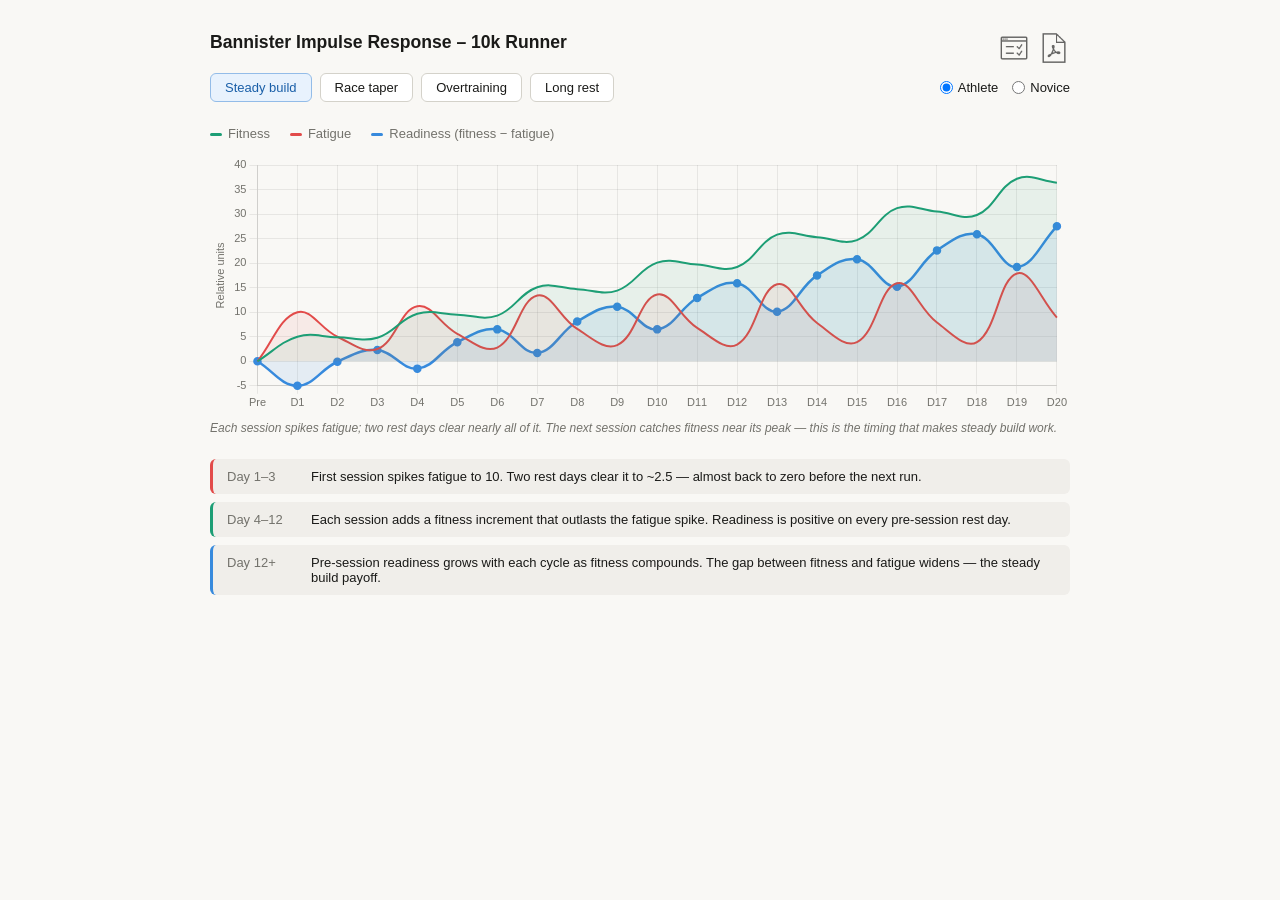
<file: index.html>
<!DOCTYPE html>
<html lang="en">
<head>
  <meta charset="UTF-8">
  <meta name="viewport" content="width=device-width, initial-scale=1.0">
  <title>Bannister Impulse Response – 10k Runner</title>
  <link rel="stylesheet" href="css/style.css">
  <link rel="icon" type="image/png" href="img/app.png">
</head>
<body>
  <div class="page-wrap">
    <div class="test-links">
      <a href="test/index.html"><img src="img/test.png" alt="Run tests"></a>
      <a href="doc/SystemsModelEffectTraining.pdf"><img src="img/pdf.png" alt="Calvert et al. 1976"></a>
    </div>
    <h2>Bannister Impulse Response – 10k Runner</h2>

    <div class="bir-wrap">
      <div class="bir-scenario">
        <button class="bir-btn active" onclick="setScenario('steady')">Steady build</button>
        <button class="bir-btn" onclick="setScenario('taper')">Race taper</button>
        <button class="bir-btn" onclick="setScenario('overreach')">Overtraining</button>
        <button class="bir-btn" onclick="setScenario('rest')">Long rest</button>
        <div class="bir-profile">
          <label class="bir-profile-label"><input type="radio" name="profile" value="athlete" checked onchange="setProfile(this.value)"> Athlete</label>
          <label class="bir-profile-label"><input type="radio" name="profile" value="novice"  onchange="setProfile(this.value)"> Novice</label>
        </div>
      </div>

      <div class="bir-legend">
        <span><span class="bir-dot bir-dot--fit"></span>Fitness</span>
        <span><span class="bir-dot bir-dot--fat"></span>Fatigue</span>
        <span><span class="bir-dot bir-dot--perf"></span>Readiness (fitness − fatigue)</span>
      </div>

      <div class="chart-container">
        <canvas id="birChart"></canvas>
      </div>
      <p class="bir-annotation" id="birNote">Fitness builds slowly over weeks. Fatigue spikes fast then clears within days.</p>

      <div class="bir-events" id="birEvents"></div>
    </div>
  </div>

  <script src="lib/chart.umd.min.js"></script>
  <script type="module" src="js/bir.js"></script>
</body>
</html>
</file>
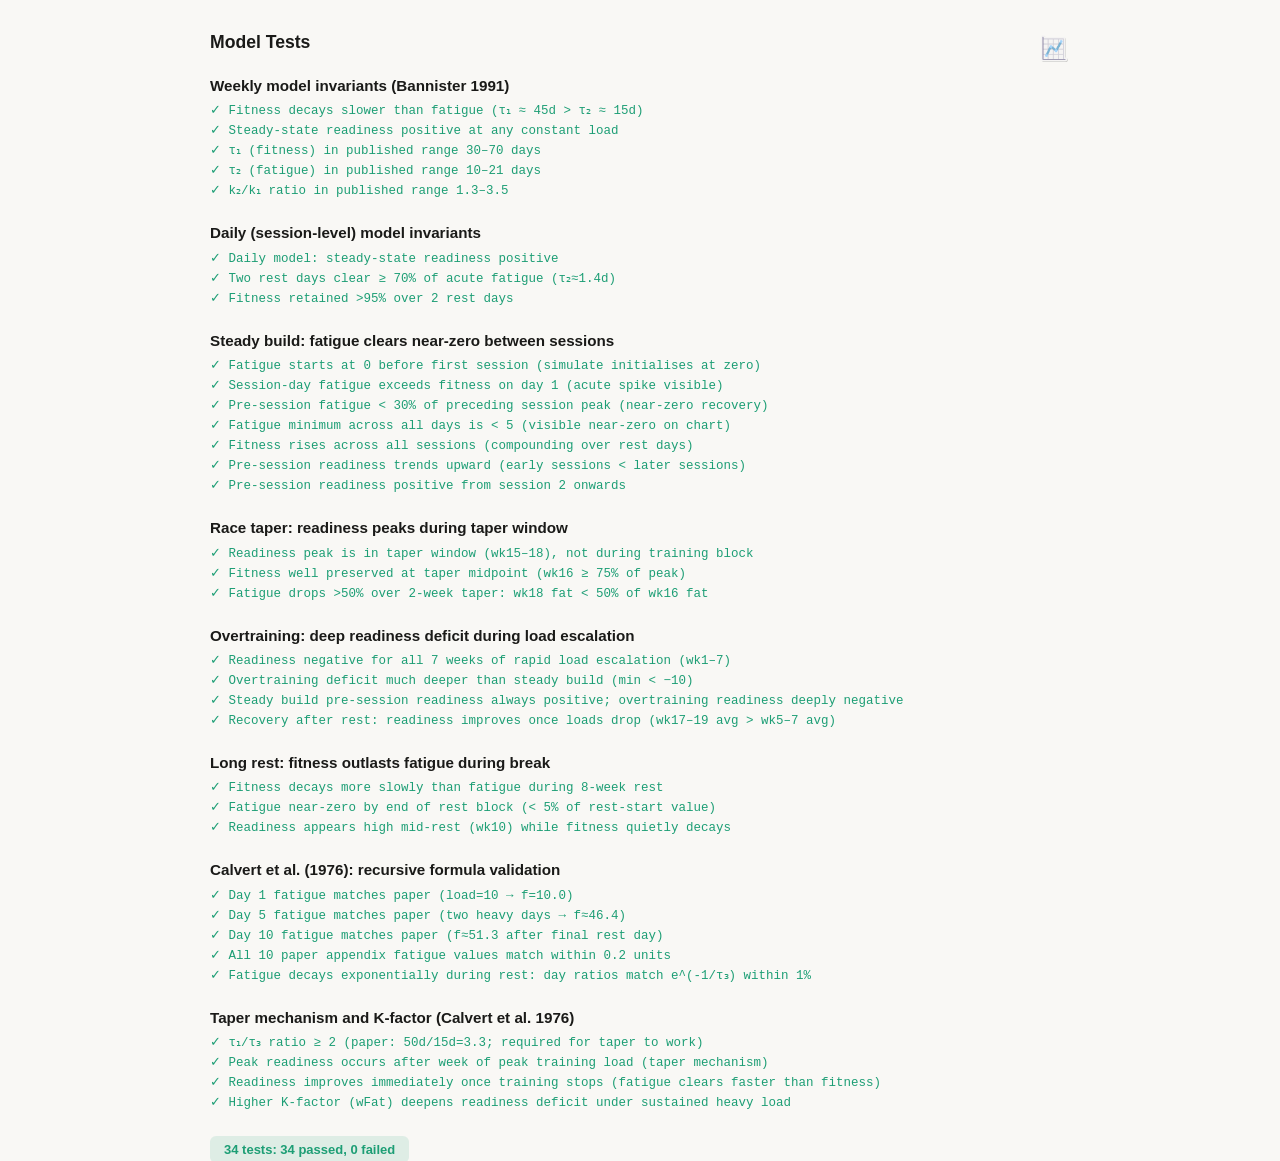
<file: test/index.html>
<!DOCTYPE html>
<html lang="en">
<head>
  <meta charset="UTF-8">
  <meta name="viewport" content="width=device-width, initial-scale=1.0">
  <title>BIR – Model Tests</title>
  <link rel="stylesheet" href="../css/style.css">
</head>
<body>
  <div class="page-wrap">
    <div class="test-links">
      <a href="../index.html"><img src="../img/app.png" alt="Back to app"></a>
    </div>
    <h2>Model Tests</h2>
    <div id="test-results"></div>
  </div>
  <script type="module" src="test.js"></script>
</body>
</html>
</file>
<file: css/style.css>
*, *::before, *::after { box-sizing: border-box; margin: 0; padding: 0; }

body {
  font-family: -apple-system, BlinkMacSystemFont, "Segoe UI", Roboto, sans-serif;
  background: #f9f8f5;
  color: #1a1a18;
  padding: 2rem 1rem;
}

@media (prefers-color-scheme: dark) {
  body { background: #1a1918; color: #e0ded4; }
}

.page-wrap {
  max-width: 860px;
  margin: 0 auto;
  position: relative;
}

.test-links {
  position: absolute;
  top: 0;
  right: 0;
  display: flex;
  gap: 8px;
}

.test-links img {
  display: block;
  width: 32px;
  height: 32px;
  opacity: 0.6;
  transition: opacity .15s;
}

.test-links a:hover img { opacity: 1; }

h2 {
  font-size: 1.1rem;
  font-weight: 600;
  margin-bottom: 1.25rem;
  color: inherit;
}

.bir-wrap { padding: 0; }

.bir-scenario {
  display: flex;
  gap: 8px;
  flex-wrap: wrap;
  margin-bottom: 1.5rem;
}

.bir-btn {
  padding: 6px 14px;
  font-size: 13px;
  border: 1px solid #d4d2ca;
  border-radius: 6px;
  background: #fff;
  color: #1a1a18;
  cursor: pointer;
  transition: background .15s;
}
.bir-btn:hover { background: #f0eeea; }
.bir-btn.active {
  background: #e8f2fd;
  color: #1a5fa8;
  border-color: #93bce8;
}

@media (prefers-color-scheme: dark) {
  .bir-btn { background: #2a2926; color: #e0ded4; border-color: #3a3836; }
  .bir-btn:hover { background: #333230; }
  .bir-btn.active { background: #1a3050; color: #7ab4e8; border-color: #2d5a8e; }
}

.bir-profile {
  margin-left: auto;
  display: flex;
  gap: 14px;
  align-items: center;
}

.bir-profile-label {
  display: flex;
  align-items: center;
  gap: 5px;
  font-size: 13px;
  color: #1a1a18;
  cursor: pointer;
  white-space: nowrap;
}

@media (prefers-color-scheme: dark) {
  .bir-profile-label { color: #e0ded4; }
}

.bir-legend {
  display: flex;
  gap: 20px;
  flex-wrap: wrap;
  margin-bottom: 0.75rem;
  font-size: 13px;
  color: #73726c;
  align-items: center;
}

@media (prefers-color-scheme: dark) {
  .bir-legend { color: #9c9a92; }
}

.bir-dot {
  display: inline-block;
  width: 12px;
  height: 3px;
  border-radius: 2px;
  margin-right: 6px;
  vertical-align: middle;
}

.chart-container {
  position: relative;
  width: 100%;
  height: 260px;
}

canvas#birChart { display: block; }

.bir-dot--fit  { background: #1D9E75; }
.bir-dot--fat  { background: #E24B4A; }
.bir-dot--perf { background: #378ADD; }

.bir-annotation {
  font-size: 12px;
  color: #73726c;
  margin-top: 0.5rem;
  font-style: italic;
}

@media (prefers-color-scheme: dark) {
  .bir-annotation { color: #9c9a92; }
}

.bir-events {
  margin-top: 1.5rem;
  display: grid;
  gap: 8px;
}

.bir-event {
  display: flex;
  align-items: flex-start;
  gap: 12px;
  padding: 10px 14px;
  background: #f0eeea;
  border-radius: 6px;
  border-left: 3px solid transparent;
  font-size: 13px;
}

@media (prefers-color-scheme: dark) {
  .bir-event { background: #242220; }
}

.bir-event.fit  { border-left-color: #1D9E75; }
.bir-event.fat  { border-left-color: #E24B4A; }
.bir-event.perf { border-left-color: #378ADD; }

.bir-event-week {
  font-weight: 500;
  min-width: 72px;
  color: #73726c;
  white-space: nowrap;
}

@media (prefers-color-scheme: dark) {
  .bir-event-week { color: #9c9a92; }
}

/* ── Test runner ─────────────────────────────────────────────────────────── */

.test-section {
  font-size: 0.95rem;
  font-weight: 600;
  margin: 1.5rem 0 0.4rem;
  color: inherit;
}

.test-result {
  font-family: ui-monospace, "SFMono-Regular", Menlo, monospace;
  font-size: 12.5px;
  padding: 2px 0;
}

.test-pass { color: #1D9E75; }
.test-fail { color: #E24B4A; font-weight: 500; }

.test-detail {
  display: block;
  margin-left: 1.5rem;
  font-size: 11.5px;
  opacity: 0.75;
}

.test-summary {
  display: inline-block;
  margin-top: 1.5rem;
  font-size: 13px;
  font-weight: 600;
  padding: 6px 14px;
  border-radius: 6px;
}

.test-summary.test-pass { background: rgba(29,158,117,0.12); color: #1D9E75; }
.test-summary.test-fail { background: rgba(226,75,74,0.12);  color: #E24B4A; }
</file>
